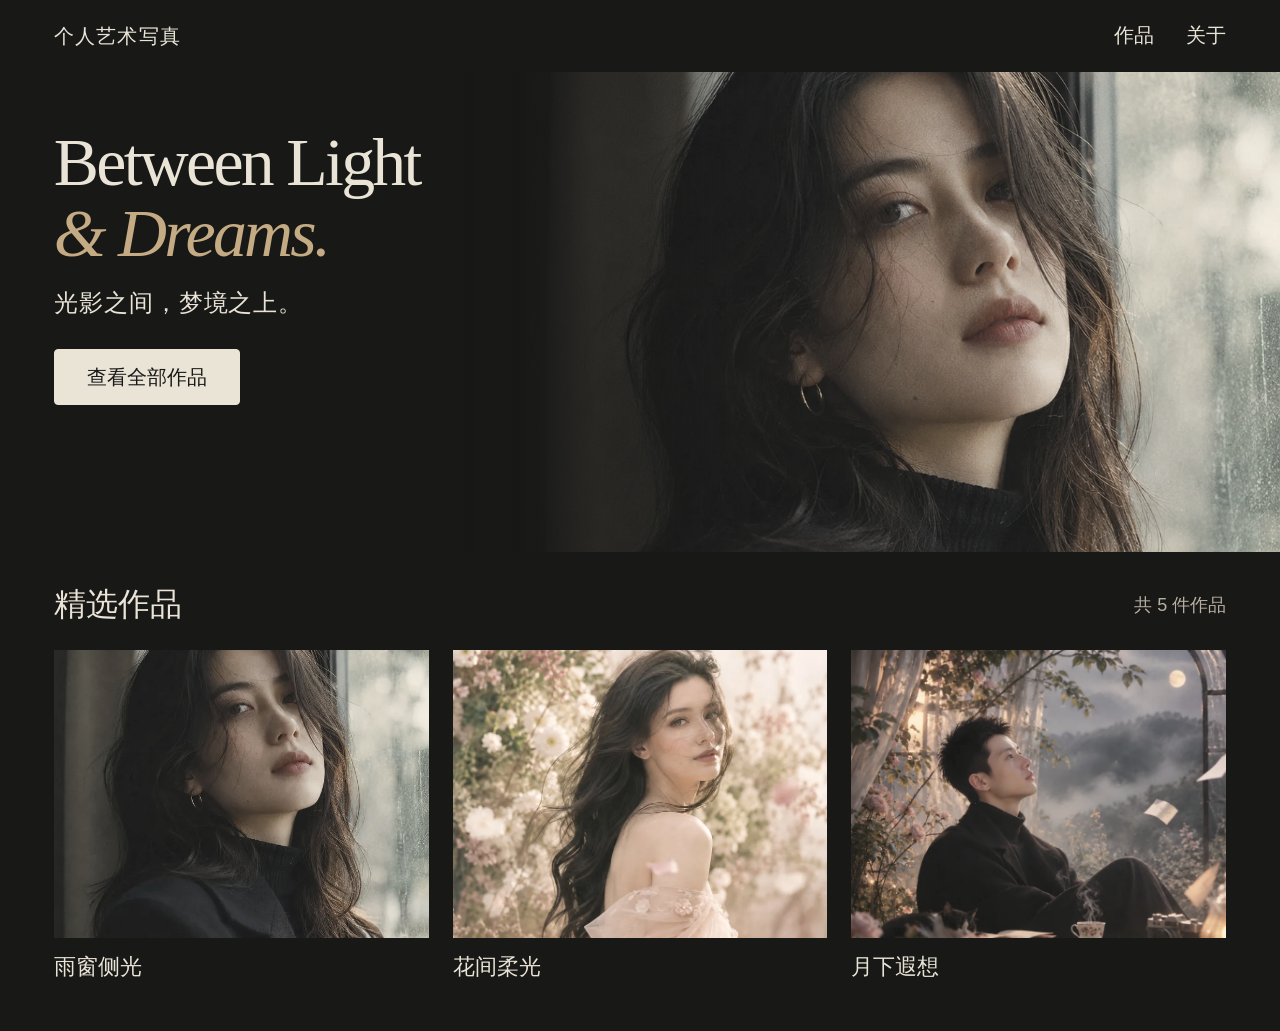
<file: index.html>
<!doctype html>
<html lang="zh-CN" data-type="service">
<head>
  <meta charset="utf-8"><meta name="viewport" content="width=device-width, initial-scale=1, viewport-fit=cover">
  <title>Between Light &amp; Dreams · 个人艺术写真</title>
  <meta name="description" content="个人艺术写真集，以电影感和梦幻艺术两种风格，记录人物在光影中的不同表达。">
  <meta name="theme-color" content="#181817"><meta name="page-type" content="service"><meta name="site-kind" content="other">
  <meta property="og:title" content="Between Light &amp; Dreams"><meta property="og:description" content="电影感与梦幻艺术 · 个人写真集"><meta property="og:type" content="website"><meta property="og:image" content="assets/share.svg"><meta name="twitter:card" content="summary_large_image">
  <link rel="icon" href="assets/favicon.svg" type="image/svg+xml"><link rel="stylesheet" href="assets/site.css?v=5"><link rel="stylesheet" href="assets/motion.css?v=5"><script src="assets/app.js?v=5" defer></script>
</head>
<body data-page="home"><a class="skip-link" href="#main">跳至正文</a>
<header class="site-header"><div class="wrap header-inner">
<a class="brand" href="index.html" aria-label="个人艺术写真首页">个人艺术写真</a>
<button class="menu-toggle" type="button" aria-expanded="false" aria-controls="primary-nav">菜单 <span aria-hidden="true">＋</span></button>
<nav id="primary-nav" aria-label="主导航"><a href="gallery.html">作品</a><a href="about.html">关于</a></nav>
</div></header>
<main id="main">
<section class="editorial-hero" aria-labelledby="hero-title">
<img class="hero-photo" src="assets/portraits/01-rain-window-portrait.webp" alt="雨窗旁的黑衣人物艺术写真" width="1046" height="1504" fetchpriority="high" decoding="async">
<div class="wrap"><div class="hero-copy"><h1 id="hero-title" lang="en">Between Light<br><em>&amp; Dreams.</em></h1><p class="hero-lead">光影之间，梦境之上。</p><a class="button button-primary" href="gallery.html">查看全部作品</a></div></div>
</section>
<section class="selected-section" aria-labelledby="selected-heading"><div class="wrap"><div class="selected-heading"><h2 id="selected-heading">精选作品</h2><p id="selected-count">共 5 件作品</p></div><div class="selected-grid"><article class="selected-work"><a href="gallery.html?work=01-rain-window-portrait" aria-label="查看作品：雨窗侧光人像"><div class="selected-photo"><img src="assets/portraits/01-rain-window-portrait-thumb.webp" alt="黑衣人物靠在雨窗旁，侧光照亮面部，背景为灰绿色窗景。" width="1046" height="1504" decoding="async"></div><h3>雨窗侧光</h3></a></article><article class="selected-work"><a href="gallery.html?work=02-pink-blossom-portrait" aria-label="查看作品：粉色花海人像"><div class="selected-photo"><img src="assets/portraits/02-pink-blossom-portrait-thumb.webp" alt="粉色礼服人物置身柔光花海，花瓣与暖色光点环绕。" width="1122" height="1402" decoding="async"></div><h3>花间柔光</h3></a></article><article class="selected-work"><a href="gallery.html?work=03-moonlit-black-coat" aria-label="查看作品：月下花房黑衣人像·侧望"><div class="selected-photo"><img src="assets/portraits/03-moonlit-black-coat-thumb.webp" alt="黑衣人物在月下花房中侧望，书页漂浮在身旁。" width="1312" height="1199" decoding="async"></div><h3>月下遐想</h3></a></article></div></div></section>
</main></body></html>
</file>
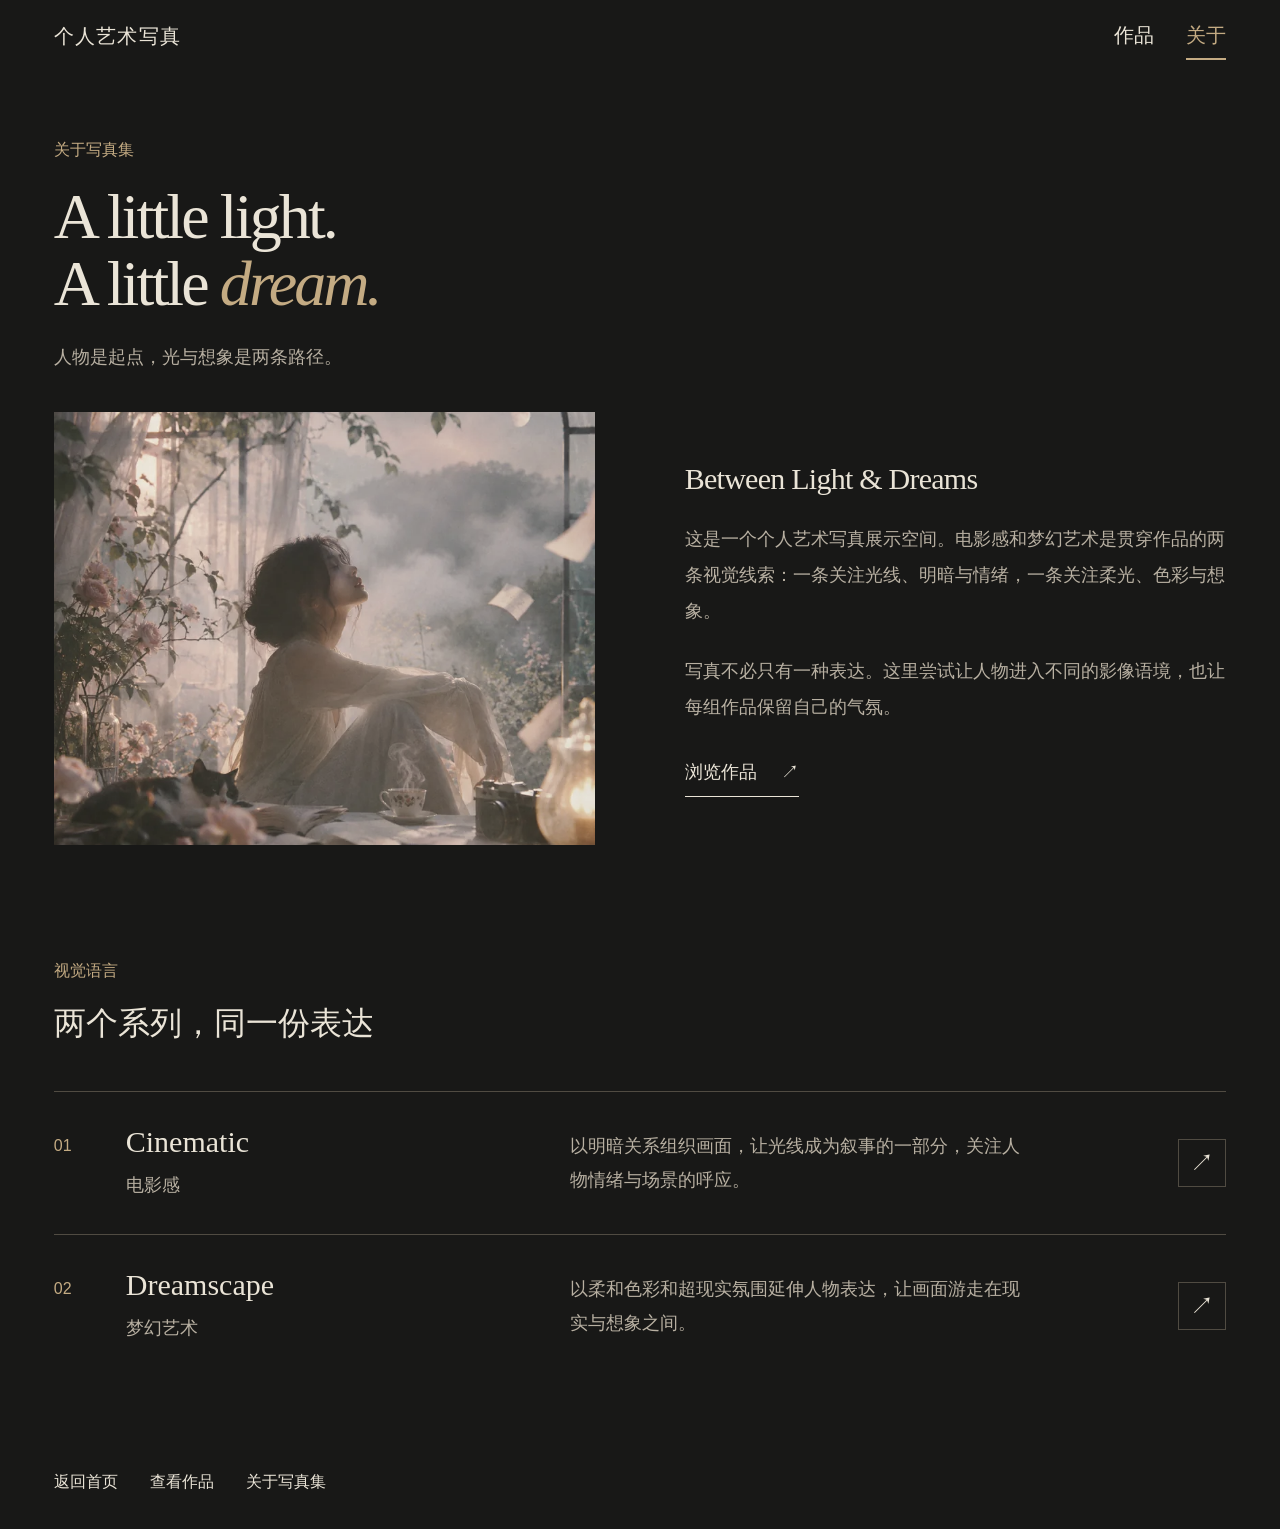
<file: about.html>
<!doctype html>
<html lang="zh-CN" data-type="service"><head>
<meta charset="utf-8"><meta name="viewport" content="width=device-width, initial-scale=1, viewport-fit=cover">
<title>关于 · Between Light &amp; Dreams</title><meta name="description" content="了解 Between Light & Dreams 的创作理念：以电影感和梦幻艺术，呈现个人艺术写真的两种表达。"><meta name="theme-color" content="#181817"><meta name="page-type" content="service"><meta name="site-kind" content="other">
<meta property="og:title" content="关于 · Between Light &amp; Dreams"><meta property="og:description" content="以电影感和梦幻艺术呈现个人写真。"><meta property="og:type" content="website"><meta property="og:image" content="assets/share.svg"><meta name="twitter:card" content="summary_large_image">
<link rel="icon" href="assets/favicon.svg" type="image/svg+xml"><link rel="stylesheet" href="assets/site.css?v=5"><link rel="stylesheet" href="assets/motion.css?v=5"><script src="assets/app.js?v=5" defer></script>
</head><body data-page="about">
<a class="skip-link" href="#main">跳至正文</a>
<header class="site-header"><div class="wrap header-inner">
<a class="brand" href="index.html" aria-label="个人艺术写真首页">个人艺术写真</a>
<button class="menu-toggle" type="button" aria-expanded="false" aria-controls="primary-nav">菜单 <span aria-hidden="true">＋</span></button>
<nav id="primary-nav" aria-label="主导航"><a href="gallery.html">作品</a><a href="about.html" aria-current="page">关于</a></nav>
</div></header>
<main id="main"><section class="about-intro section"><div class="wrap"><div class="about-heading" data-enter><p class="eyebrow">关于写真集</p><h1 lang="en">A little light.<br>A little <em>dream.</em></h1><p class="about-tagline">人物是起点，光与想象是两条路径。</p></div><div class="about-body"><div class="about-art" data-about-cover><div class="light-study light-dream" aria-hidden="true"><span class="light-moon"></span><span class="light-horizon"></span></div></div><div class="about-story"><h2>Between Light &amp; Dreams</h2><p>这是一个个人艺术写真展示空间。电影感和梦幻艺术是贯穿作品的两条视觉线索：一条关注光线、明暗与情绪，一条关注柔光、色彩与想象。</p><p>写真不必只有一种表达。这里尝试让人物进入不同的影像语境，也让每组作品保留自己的气氛。</p><a class="text-link" href="gallery.html">浏览作品 <span aria-hidden="true">↗</span></a></div></div></div></section>
<section class="about-styles section"><div class="wrap"><p class="eyebrow">视觉语言</p><h2>两个系列，同一份表达</h2><div class="style-rows"><article><span class="row-index" aria-hidden="true">01</span><div><h3 lang="en">Cinematic</h3><p>电影感</p></div><p>以明暗关系组织画面，让光线成为叙事的一部分，关注人物情绪与场景的呼应。</p><a class="icon-button" href="gallery.html?style=cinematic" aria-label="查看电影感作品">↗</a></article><article><span class="row-index" aria-hidden="true">02</span><div><h3 lang="en">Dreamscape</h3><p>梦幻艺术</p></div><p>以柔和色彩和超现实氛围延伸人物表达，让画面游走在现实与想象之间。</p><a class="icon-button" href="gallery.html?style=dreamscape" aria-label="查看梦幻艺术作品">↗</a></article></div></div></section></main>
<footer class="site-footer"><div class="wrap footer-bottom"><a href="index.html">返回首页</a><a href="gallery.html">查看作品</a><a href="about.html">关于写真集</a></div></footer>
</body></html>
</file>
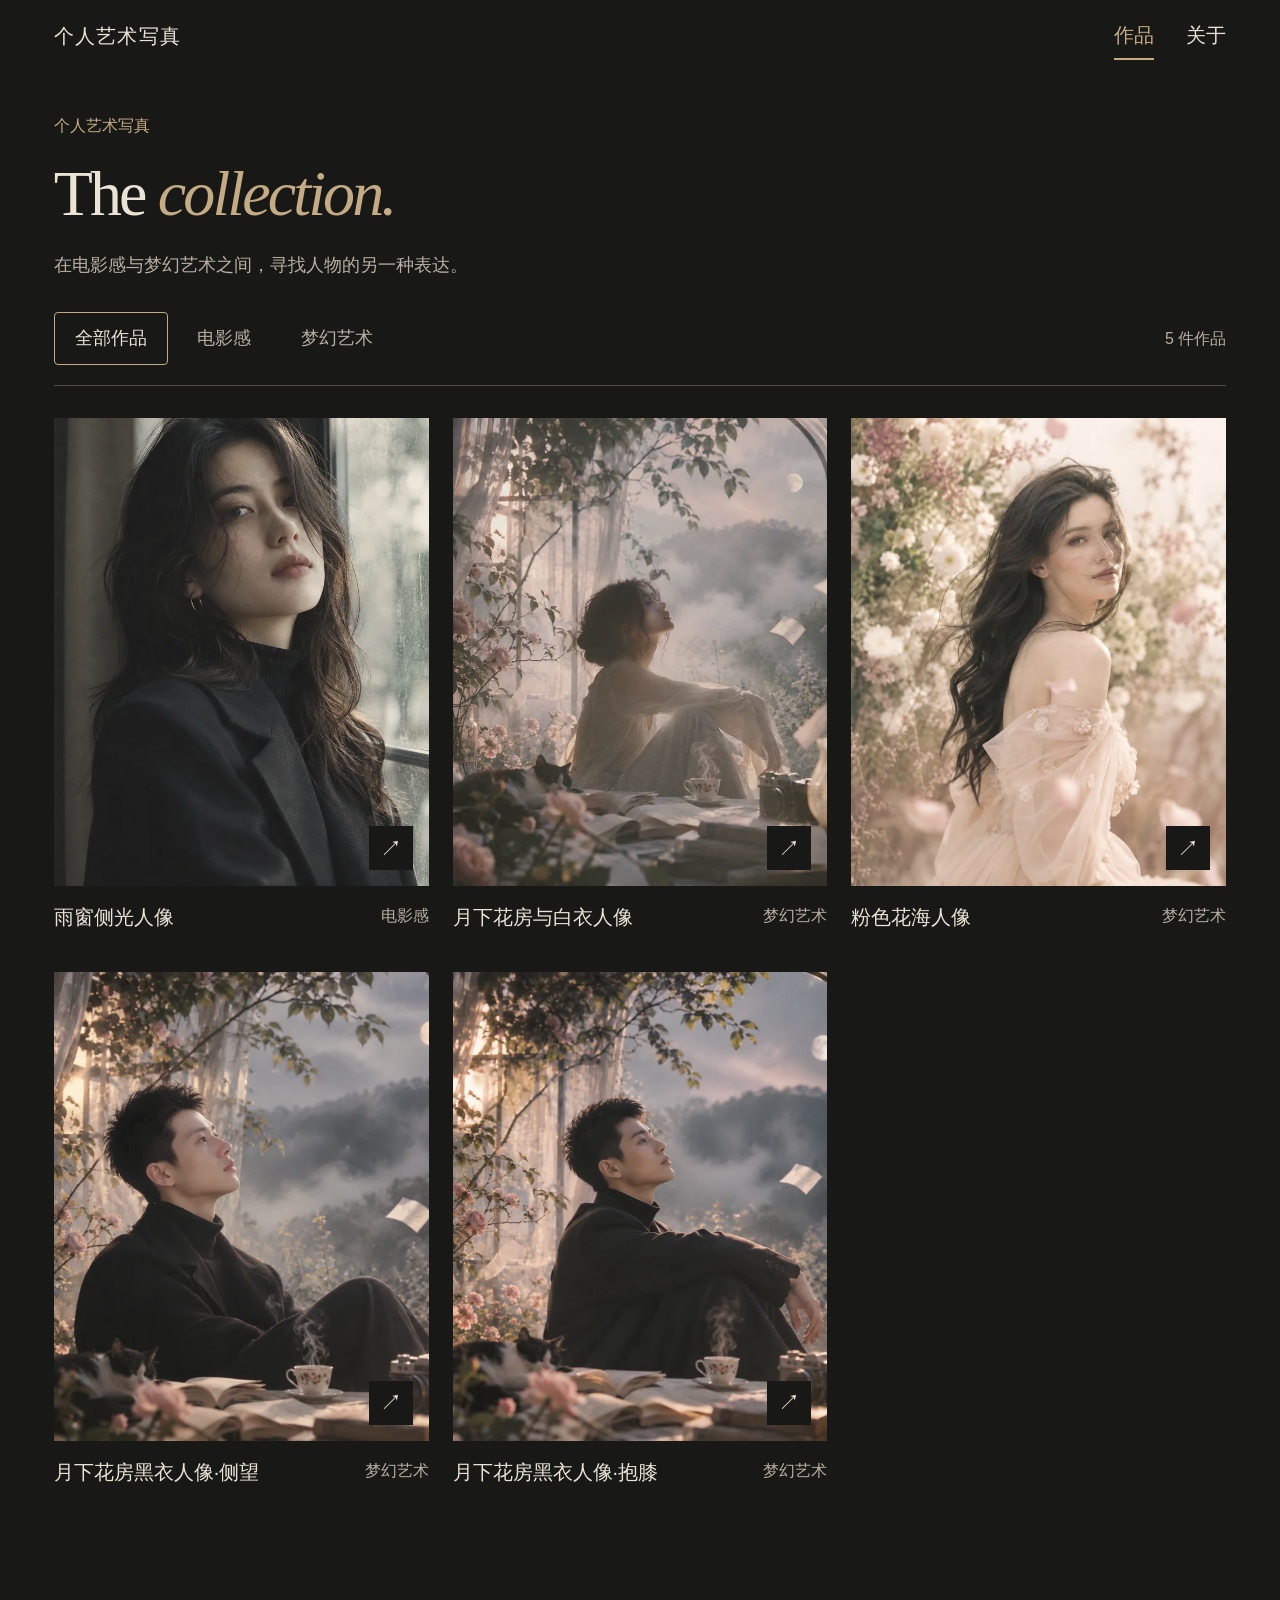
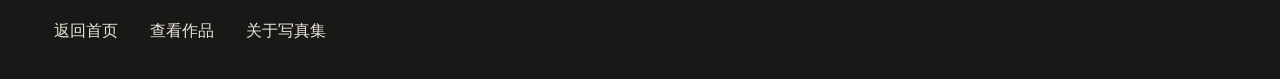
<file: gallery.html>
<!doctype html>
<html lang="zh-CN" data-type="service"><head>
<meta charset="utf-8"><meta name="viewport" content="width=device-width, initial-scale=1, viewport-fit=cover">
<title>作品画廊 · Between Light &amp; Dreams</title><meta name="description" content="浏览电影感与梦幻艺术两组个人写真，打开灯箱查看完整画面。"><meta name="theme-color" content="#181817"><meta name="page-type" content="service"><meta name="site-kind" content="other">
<meta property="og:title" content="作品画廊 · Between Light &amp; Dreams"><meta property="og:description" content="电影感 / 梦幻艺术 · 个人写真作品"><meta property="og:type" content="website"><meta property="og:image" content="assets/share.svg"><meta name="twitter:card" content="summary_large_image">
<link rel="icon" href="assets/favicon.svg" type="image/svg+xml"><link rel="stylesheet" href="assets/site.css?v=5"><link rel="stylesheet" href="assets/motion.css?v=5"><script src="assets/app.js?v=5" defer></script>
</head><body data-page="gallery">
<a class="skip-link" href="#main">跳至正文</a>
<header class="site-header"><div class="wrap header-inner">
<a class="brand" href="index.html" aria-label="个人艺术写真首页">个人艺术写真</a>
<button class="menu-toggle" type="button" aria-expanded="false" aria-controls="primary-nav">菜单 <span aria-hidden="true">＋</span></button>
<nav id="primary-nav" aria-label="主导航"><a href="gallery.html" aria-current="page">作品</a><a href="about.html">关于</a></nav>
</div></header>
<main id="main" class="gallery-main"><section class="gallery-section"><div class="wrap">
<div class="gallery-intro" data-enter><p class="eyebrow">个人艺术写真</p><h1 lang="en">The <em>collection.</em></h1><p>在电影感与梦幻艺术之间，寻找人物的另一种表达。</p></div>
<div class="gallery-toolbar"><div class="filters" role="group" aria-label="按写真风格筛选"><button type="button" data-filter="all" aria-pressed="true">全部作品</button><button type="button" data-filter="cinematic" aria-pressed="false">电影感</button><button type="button" data-filter="dreamscape" aria-pressed="false">梦幻艺术</button></div><p id="gallery-count" role="status" aria-live="polite">正在读取作品…</p></div>
<div id="gallery-grid" class="gallery-grid" aria-label="写真作品"></div>
<div id="gallery-empty" class="gallery-empty" hidden><span class="empty-symbol" aria-hidden="true">◌</span><h2>此系列尚未展出作品</h2><p>作品将在整理后于这里展出。</p><button type="button" id="reset-filter" class="text-link" hidden>查看全部作品 <span aria-hidden="true">↗</span></button></div>
<div id="gallery-error" class="gallery-empty" hidden><span class="empty-symbol" aria-hidden="true">↻</span><h2>作品暂时无法读取</h2><p id="gallery-error-copy">请稍后重试。</p><button type="button" id="retry-gallery" class="button button-secondary">重新读取作品</button></div>
<noscript><div class="gallery-empty"><h2>开启 JavaScript 以浏览作品</h2><p>画廊筛选与灯箱需要 JavaScript。首页和关于页面仍可阅读。</p></div></noscript>
</div></section></main>
<dialog id="lightbox" class="lightbox" aria-labelledby="lightbox-title" aria-describedby="lightbox-help"><div class="lightbox-layout"><div class="lightbox-top"><span id="lightbox-counter" aria-live="polite"></span><button type="button" id="lightbox-close" class="icon-button" aria-label="关闭灯箱" autofocus>×</button></div><div class="lightbox-stage"><button type="button" id="lightbox-prev" class="icon-button lightbox-prev" aria-label="上一张写真">←</button><div class="lightbox-image-wrap"><img id="lightbox-image" alt=""><p id="lightbox-image-error" role="status" hidden>这张图片暂时无法显示，请切换到其他作品。</p></div><button type="button" id="lightbox-next" class="icon-button lightbox-next" aria-label="下一张写真">→</button></div><div class="lightbox-bottom"><div><h2 id="lightbox-title"></h2><p id="lightbox-style"></p></div><p id="lightbox-help">← → 切换 · Esc 关闭<br><span class="touch-help">也可左右轻扫图片</span></p></div></div></dialog>
<footer class="site-footer"><div class="wrap footer-bottom"><a href="index.html">返回首页</a><a href="gallery.html">查看作品</a><a href="about.html">关于写真集</a></div></footer>
</body></html>
</file>
<file: assets/site.css>
@charset "UTF-8";
:root{color-scheme:dark;--bg:#181817;--bg-deep:#181817;--surface:#23221f;--ink:#eae4d7;--muted:#b8b0a2;--accent:#c4ab83;--line:#504b42;--gutter:clamp(24px,4.2vw,72px);--header:72px;--serif:Georgia,"Times New Roman","Noto Serif SC",SimSun,serif;--sans:"Segoe UI","PingFang SC","Microsoft YaHei",sans-serif;--ease:cubic-bezier(.2,.7,.2,1)}
*{box-sizing:border-box}html{scroll-padding-top:24px}body{margin:0;background:var(--bg);color:var(--ink);font:16px/1.7 var(--sans);-webkit-font-smoothing:antialiased}body.modal-open{overflow:hidden}a{color:inherit;text-decoration:none}button{font:inherit;color:inherit;cursor:pointer;border-radius:4px}button:disabled{cursor:default;opacity:.35}img{display:block;max-width:100%}h1,h2,h3,p{margin:0}h1,h2,h3{font-weight:400;line-height:1.2}a,button{-webkit-tap-highlight-color:transparent}a:focus-visible,button:focus-visible{outline:2px solid var(--accent);outline-offset:5px}::selection{background:var(--accent);color:var(--bg)}[hidden]{display:none!important}.wrap{width:calc(100% - 2*var(--gutter));max-width:1536px;margin-inline:auto}.skip-link{position:fixed;left:24px;top:12px;padding:12px 24px;background:var(--ink);color:var(--bg);transform:translateY(-200%);z-index:100}.skip-link:focus{transform:none}
.site-header{position:relative;height:var(--header);z-index:20;background:var(--bg)}.header-inner{height:100%;display:flex;align-items:center;justify-content:space-between;gap:24px}.brand{font-size:20px;letter-spacing:.06em;display:flex;align-items:center;min-height:48px}#primary-nav{display:flex;align-items:center;gap:32px}#primary-nav a{display:flex;align-items:center;min-height:48px;font-size:20px;border-bottom:2px solid transparent;transition:color .2s}#primary-nav a:hover,#primary-nav a[aria-current]{color:var(--accent)}#primary-nav a[aria-current]{border-color:var(--accent)}.menu-toggle{display:none;min-height:48px;min-width:80px;background:transparent;border:1px solid var(--line);padding:8px 12px}.menu-toggle span{margin-left:8px}
.button{display:inline-flex;align-items:center;justify-content:center;min-height:52px;padding:10px 32px;border:1px solid var(--line);border-radius:4px;font-size:20px;transition:background .2s,transform .2s}.button-primary{color:var(--bg);background:var(--ink);border-color:var(--ink)}.button-primary:hover{background:var(--accent);border-color:var(--accent);transform:translateY(-2px)}.button:active{transform:translateY(1px)}.button-secondary{background:transparent}.button-secondary:hover{background:var(--surface)}.text-link{display:inline-flex;align-items:center;min-height:48px;gap:24px;padding:8px 0;border:0;border-bottom:1px solid currentColor;background:transparent;font-size:18px}.text-link:hover{color:var(--accent)}.icon-button{display:inline-flex;align-items:center;justify-content:center;min-height:48px;min-width:48px;border:1px solid var(--line);background:var(--bg);font-size:24px;transition:background .2s}.icon-button:hover:not(:disabled){background:var(--surface)}
.editorial-hero{position:relative;min-height:400px;overflow:hidden;isolation:isolate}.hero-photo{position:absolute;right:0;top:0;width:59%;height:100%;object-fit:cover;object-position:center 30%;filter:saturate(.76) sepia(.1)}.editorial-hero::after{content:"";position:absolute;inset:0;z-index:0;pointer-events:none;background:linear-gradient(90deg,var(--bg) 0%,var(--bg) 34%,#181817e6 42%,#18181730 57%,transparent 68%)}.editorial-hero>.wrap{position:relative;z-index:1}.hero-copy{padding-block:32px 48px;width:51%}.hero-copy h1{font:400 clamp(50px,5.3vw,88px)/1.04 var(--serif);letter-spacing:-.04em;white-space:nowrap}.hero-copy h1 em{font-weight:400;color:var(--accent)}.hero-lead{font-family:var(--serif);font-size:24px;line-height:1.5;margin-top:16px;letter-spacing:.04em}.hero-copy .button{margin-top:28px}
.selected-section{padding:32px 0 48px}.selected-heading{display:flex;align-items:center;justify-content:space-between;gap:24px;margin-bottom:24px}.selected-heading h2{font:500 32px/1.3 var(--sans)}.selected-heading p{font-size:18px;color:var(--muted)}.selected-grid{display:grid;grid-template-columns:repeat(3,minmax(0,1fr));gap:24px}.selected-work{min-width:0}.selected-work a{display:block}.selected-photo{overflow:hidden;aspect-ratio:1.3;background:var(--surface)}.selected-photo img{width:100%;height:100%;object-fit:cover;object-position:center 28%;filter:saturate(.76) sepia(.1);transition:transform .35s var(--ease)}.selected-work a:hover img{transform:scale(1.025)}.selected-work h3{font:400 22px/1.5 var(--sans);margin-top:12px}.selected-work a:hover h3{color:var(--accent)}.site-footer{padding:24px 0;background:var(--bg)}.footer-bottom{display:flex;flex-wrap:wrap;gap:16px 32px;font-size:16px}.footer-bottom a{display:flex;align-items:center;min-height:48px}.footer-bottom a:hover{color:var(--accent)}.section{padding:56px 0}.eyebrow{font-size:16px;color:var(--accent);margin-bottom:20px}.cover-photo{position:absolute;inset:0;width:100%;height:100%;object-fit:cover;filter:saturate(.76) sepia(.1)}
.gallery-main{min-height:calc(100svh - var(--header) - 94px)}.gallery-section{padding-block:64px 96px}.gallery-intro h1{font-family:var(--serif);font-size:clamp(52px,6.2vw,90px);letter-spacing:-.045em;line-height:1.1}.gallery-intro h1 em{color:var(--accent)}.gallery-intro>p:last-child{color:var(--muted);font-size:14px;margin-top:20px}.gallery-toolbar{display:flex;align-items:center;justify-content:space-between;gap:24px;margin-top:56px;padding-bottom:20px;border-bottom:1px solid var(--line)}.filters{display:flex;gap:8px;flex-wrap:wrap}.filters button{padding:10px 20px;min-height:44px;border:1px solid transparent;background:transparent;color:var(--muted);font-size:14px;transition:background .2s,color .2s,transform .2s}.filters button:hover{color:var(--ink);background:var(--surface);transform:translateY(-2px)}.filters button[aria-pressed=true]{border-color:var(--accent);color:var(--ink)}#gallery-count{font-size:13px;color:var(--muted);white-space:nowrap}.gallery-grid{display:grid;grid-template-columns:repeat(3,minmax(0,1fr));gap:40px 24px;margin-top:32px}.work-card{margin:0;min-width:0}.work-open{display:block;width:100%;padding:0;border:none;background:transparent;text-align:left;transition:transform .25s var(--ease)}.work-open:hover{transform:translateY(-2px)}.work-image-wrap{display:block;position:relative;aspect-ratio:3/4;background:var(--surface);overflow:hidden}.work-image{width:100%;height:100%;object-fit:cover;transition:transform .5s var(--ease)}.work-open:hover .work-image{transform:scale(1.03)}.work-open .work-expand{position:absolute;bottom:16px;right:16px;display:grid;place-items:center;background:var(--bg);width:44px;height:44px;font-size:22px}.work-image-failed{display:grid;place-items:center;position:absolute;inset:0;padding:24px;color:var(--muted);font-size:14px}.work-details{display:flex;justify-content:space-between;align-items:baseline;gap:16px;padding-top:16px}.work-title{font-size:16px;font-family:var(--sans);line-height:1.5;overflow-wrap:anywhere}.work-style{font-size:12px;color:var(--muted);flex-shrink:0}.gallery-empty{padding:48px 0 24px;text-align:center;min-height:240px}.gallery-empty h2{font-size:24px;margin-top:16px}.gallery-empty p{font-size:14px;color:var(--muted);margin-top:12px}.gallery-empty .text-link,.gallery-empty .button{margin-top:20px}.empty-symbol{font-size:52px;color:var(--accent);font-family:var(--serif);line-height:1}
.lightbox{width:100vw;max-width:none;height:100dvh;max-height:none;margin:0;padding:0;border:0;background:#101412fa;color:var(--ink);overflow:auto}.lightbox::backdrop{background:#0f1312f5}.lightbox-layout{min-height:100%;display:grid;grid-template-rows:auto minmax(120px,1fr) auto;padding:16px 32px;gap:8px}.lightbox-top{display:flex;justify-content:space-between;align-items:center;gap:16px;font-size:13px;color:var(--muted)}.icon-button{display:inline-flex;align-items:center;justify-content:center;min-width:48px;min-height:48px;background:transparent;border:1px solid var(--line);font-size:24px;flex-shrink:0;transition:background .2s,transform .2s}.icon-button:hover:not(:disabled){background:var(--surface);transform:translateY(-2px)}.lightbox-stage{display:grid;grid-template-columns:48px minmax(0,1fr) 48px;align-items:center;gap:24px;min-height:0}.lightbox-image-wrap{height:calc(100dvh - 200px);min-height:120px;position:relative;display:flex;align-items:center;justify-content:center;touch-action:pan-y}.lightbox-image-wrap img{max-width:100%;max-height:100%;width:auto;height:auto;object-fit:contain}.lightbox-image-wrap>p{max-width:320px;text-align:center;color:var(--muted);font-size:14px}.lightbox-bottom{display:flex;align-items:center;justify-content:space-between;gap:24px;padding:16px 72px}.lightbox-bottom h2{font-family:var(--serif);font-size:24px;overflow-wrap:anywhere}.lightbox-bottom p{font-size:12px;color:var(--muted);margin-top:4px}#lightbox-help{text-align:right}.touch-help{display:none}
.about-intro{padding-top:64px}.about-heading h1{font-family:var(--serif);font-size:clamp(52px,6.7vw,96px);letter-spacing:-.045em;line-height:1.05}.about-heading h1 em{color:var(--accent)}.about-tagline{font-size:16px;color:var(--muted);margin-top:24px}.about-body{display:grid;grid-template-columns:1fr 1fr;gap:clamp(32px,7vw,112px);margin-top:64px;align-items:center}.about-art{position:relative;aspect-ratio:5/4;overflow:hidden}.about-art-mark{position:absolute;left:32px;bottom:24px;font-family:var(--serif);font-size:48px;color:var(--ink);text-shadow:0 2px 12px #000}.about-story h2{font-family:var(--serif);font-size:32px;letter-spacing:-.025em}.about-story p{font-size:16px;line-height:2;color:var(--muted);margin-top:24px}.about-story .text-link{margin-top:24px}.about-styles{background:var(--bg-deep)}.style-rows{margin-top:48px}.style-rows article{display:grid;grid-template-columns:40px 1fr 1.4fr 48px;gap:32px;align-items:center;border-top:1px solid var(--line);padding:32px 0}.row-index{color:var(--accent);font-size:13px;align-self:start;padding-top:8px}.style-rows h3{font-family:var(--serif);font-size:36px}.style-rows article p{font-size:14px;color:var(--muted);line-height:1.9}.style-rows h3+p{margin-top:8px}.style-rows article>p{max-width:450px}

/* Gallery and about share the approved palette and readable type hierarchy. */
.gallery-section{padding-top:40px}.gallery-intro>p:last-child{font-size:18px}.gallery-intro h1{font-size:clamp(44px,5vw,72px)}.gallery-toolbar{margin-top:32px}.filters button{font-size:18px;min-height:48px}#gallery-count{font-size:16px}.work-title{font-size:20px}.work-style{font-size:16px}.work-image{filter:saturate(.76) sepia(.1)}.work-details{align-items:flex-start}.work-image-wrap{aspect-ratio:4/5}.work-expand{background:var(--bg)}.lightbox{background:#181817fc}.lightbox::backdrop{background:#181817}.lightbox-top{font-size:16px}.lightbox-bottom p{font-size:16px}.lightbox-bottom h2{font-size:24px}.about-heading h1{font-size:clamp(44px,5vw,72px)}.about-body{margin-top:40px}.about-story p{font-size:18px}.about-story h2{font-size:30px}.about-tagline{font-size:18px}.about-styles h2{font-size:32px}.style-rows article p{font-size:18px}.style-rows h3{font-size:30px}.row-index{font-size:16px}
@media(min-width:1001px){.editorial-hero{min-height:480px}.hero-photo{object-position:center 20%}.hero-copy{padding-top:56px}}
@media(min-width:1700px){.editorial-hero{min-height:520px}.selected-photo{aspect-ratio:1.4}}
@media(max-width:1000px){.hero-copy h1{font-size:clamp(44px,5.4vw,64px)}.hero-copy{width:55%}.hero-lead{font-size:20px}.editorial-hero{min-height:360px}.selected-grid{gap:20px}.selected-photo{aspect-ratio:1}.selected-work h3{font-size:20px}.about-body{gap:32px}.lightbox-bottom{padding-inline:0}}
@media(max-width:700px){.hero-copy{width:100%;padding:24px 0 32px}.hero-copy h1{font-size:clamp(40px,8.8vw,60px);white-space:normal}.editorial-hero{display:flex;flex-direction:column;min-height:0}.editorial-hero>.wrap{order:0}.hero-photo{position:relative;order:1;width:calc(100% - 2*var(--gutter));height:auto;aspect-ratio:1.35;margin-inline:auto;object-position:center 28%}.editorial-hero::after{display:none}.hero-lead{font-size:20px;margin-top:16px}.hero-copy .button{margin-top:24px}.selected-section{padding-top:32px}.selected-grid{grid-template-columns:1fr;gap:28px}.selected-photo{aspect-ratio:1.25}.selected-heading h2{font-size:28px}.selected-heading p{font-size:16px}.selected-heading{gap:12px}.about-body{grid-template-columns:1fr;gap:32px}.about-art{aspect-ratio:4/3}.style-rows article{grid-template-columns:24px 1fr 48px;gap:16px}.style-rows article>p{grid-column:2;grid-row:2}.style-rows article>.icon-button{grid-column:3;grid-row:1}.gallery-grid{grid-template-columns:repeat(2,minmax(0,1fr))}.work-details{display:block}.work-style{display:block;margin-top:4px}.style-rows h3{font-size:28px}}
@media(max-width:600px){:root{--gutter:24px}.brand{font-size:18px}.menu-toggle{display:block;font-size:16px}#primary-nav{display:none;position:absolute;left:0;right:0;top:100%;background:var(--bg);padding:16px var(--gutter);border-bottom:1px solid var(--line);flex-direction:column;align-items:stretch;gap:8px}#primary-nav[data-open=true]{display:flex}#primary-nav a{font-size:20px;min-height:52px}.hero-copy h1{font-size:clamp(38px,9.5vw,56px)}.hero-copy .button{width:100%;font-size:18px}.hero-photo{aspect-ratio:1.2}.gallery-section{padding:32px 0 48px}.gallery-intro>p:last-child{font-size:16px;margin-top:16px}.gallery-toolbar{display:block;margin-top:24px;padding-bottom:16px}.filters{gap:8px;justify-content:space-between}.filters button{padding:10px 12px;font-size:16px}#gallery-count{margin-top:16px}.gallery-grid{grid-template-columns:1fr;gap:28px;margin-top:24px}.work-details{display:flex}.work-title{font-size:20px}.work-style{font-size:14px;margin:0}.lightbox-layout{padding:12px 16px;gap:12px}.lightbox-stage{grid-template-columns:1fr 1fr;gap:16px}.lightbox-image-wrap{grid-column:1/-1;grid-row:1;height:calc(100dvh - 280px);min-height:120px}.lightbox-prev{grid-column:1;grid-row:2}.lightbox-next{grid-column:2;grid-row:2;justify-self:end}.lightbox-bottom{padding:0 0 12px;gap:12px;align-items:flex-start}.lightbox-bottom h2{font-size:20px}.lightbox-bottom p{font-size:14px}.touch-help{display:inline}#lightbox-help{flex-shrink:0}.section{padding-block:40px}.about-story p,.about-tagline,.style-rows article p{font-size:16px}.about-heading h1{font-size:44px}.about-story h2{font-size:28px}.about-styles h2{font-size:28px}.footer-bottom{font-size:16px;gap:12px 24px}}
@media(max-width:359px){:root{--gutter:20px}.selected-heading h2{font-size:26px}.selected-heading p{font-size:14px}.filters button{font-size:14px;padding:10px}.lightbox-bottom{flex-direction:column}#lightbox-help{text-align:left}.lightbox-image-wrap{height:calc(100dvh - 310px)}}
@media(prefers-reduced-motion:reduce){*,*::before,*::after{animation:none!important;transition:none!important;scroll-behavior:auto!important}.selected-work a:hover img,.work-open:hover .work-image{transform:none}}
@media print{.site-header,.site-footer,.button,.lightbox{display:none!important}body{background:white;color:black}.hero-photo{position:relative;width:100%}.editorial-hero::after{display:none}}
</file>
<file: assets/motion.css>
/* One entrance, quiet interaction feedback, no autoplay or scroll hijacking. */
@keyframes portrait-enter{from{opacity:.65;transform:scale(1.035)}to{opacity:1;transform:scale(1)}}
@keyframes copy-enter{from{opacity:.4;transform:translateY(16px)}to{opacity:1;transform:translateY(0)}}
@keyframes work-enter{from{opacity:.45;transform:translateY(12px)}to{opacity:1;transform:translateY(0)}}
@keyframes menu-enter{from{opacity:.5;transform:translateY(-8px)}to{opacity:1;transform:translateY(0)}}
.hero-copy{animation:copy-enter 800ms var(--ease) both}
.hero-photo{animation:portrait-enter 1200ms var(--ease) both;transform-origin:60% 35%}
.gallery-intro,.about-heading{animation:copy-enter 650ms var(--ease) both}
.work-card{animation:work-enter 420ms var(--ease) both;animation-delay:calc(min(var(--card-index,0),3)*45ms)}
.selected-work a{transition:transform 350ms var(--ease)}
.selected-work h3{transition:color 240ms ease}
.selected-photo img,.work-image{transition:transform 650ms var(--ease),filter 450ms ease}
.button,.icon-button{transition:background 220ms ease,color 220ms ease,transform 220ms var(--ease),border-color 220ms ease}
@media(hover:hover) and (pointer:fine){
  .selected-work a:hover{transform:translateY(-3px)}
  .selected-work a:hover img,.work-open:hover .work-image{transform:scale(1.045)}
}
@media(max-width:600px){#primary-nav[data-open=true]{animation:menu-enter 220ms var(--ease) both}}
/* Modern browsers retain the top layer during the short native-dialog exit. */
@supports(transition-behavior:allow-discrete){
  .lightbox{opacity:0;transition:opacity 200ms ease,display 200ms allow-discrete,overlay 200ms allow-discrete}
  .lightbox[open]{opacity:1}
  .lightbox::backdrop{opacity:0;transition:opacity 200ms ease,display 200ms allow-discrete,overlay 200ms allow-discrete}
  .lightbox[open]::backdrop{opacity:1}
  @starting-style{.lightbox[open],.lightbox[open]::backdrop{opacity:0}}
}
@media(prefers-reduced-motion:reduce){
  *,*::before,*::after{animation:none!important;transition:none!important;scroll-behavior:auto!important}
  .hero-photo,.hero-copy,.work-card,.gallery-intro,.about-heading{transform:none;opacity:1}
  .selected-work a:hover,.selected-work a:hover img,.work-open:hover,.work-open:hover .work-image{transform:none}
}
</file>
